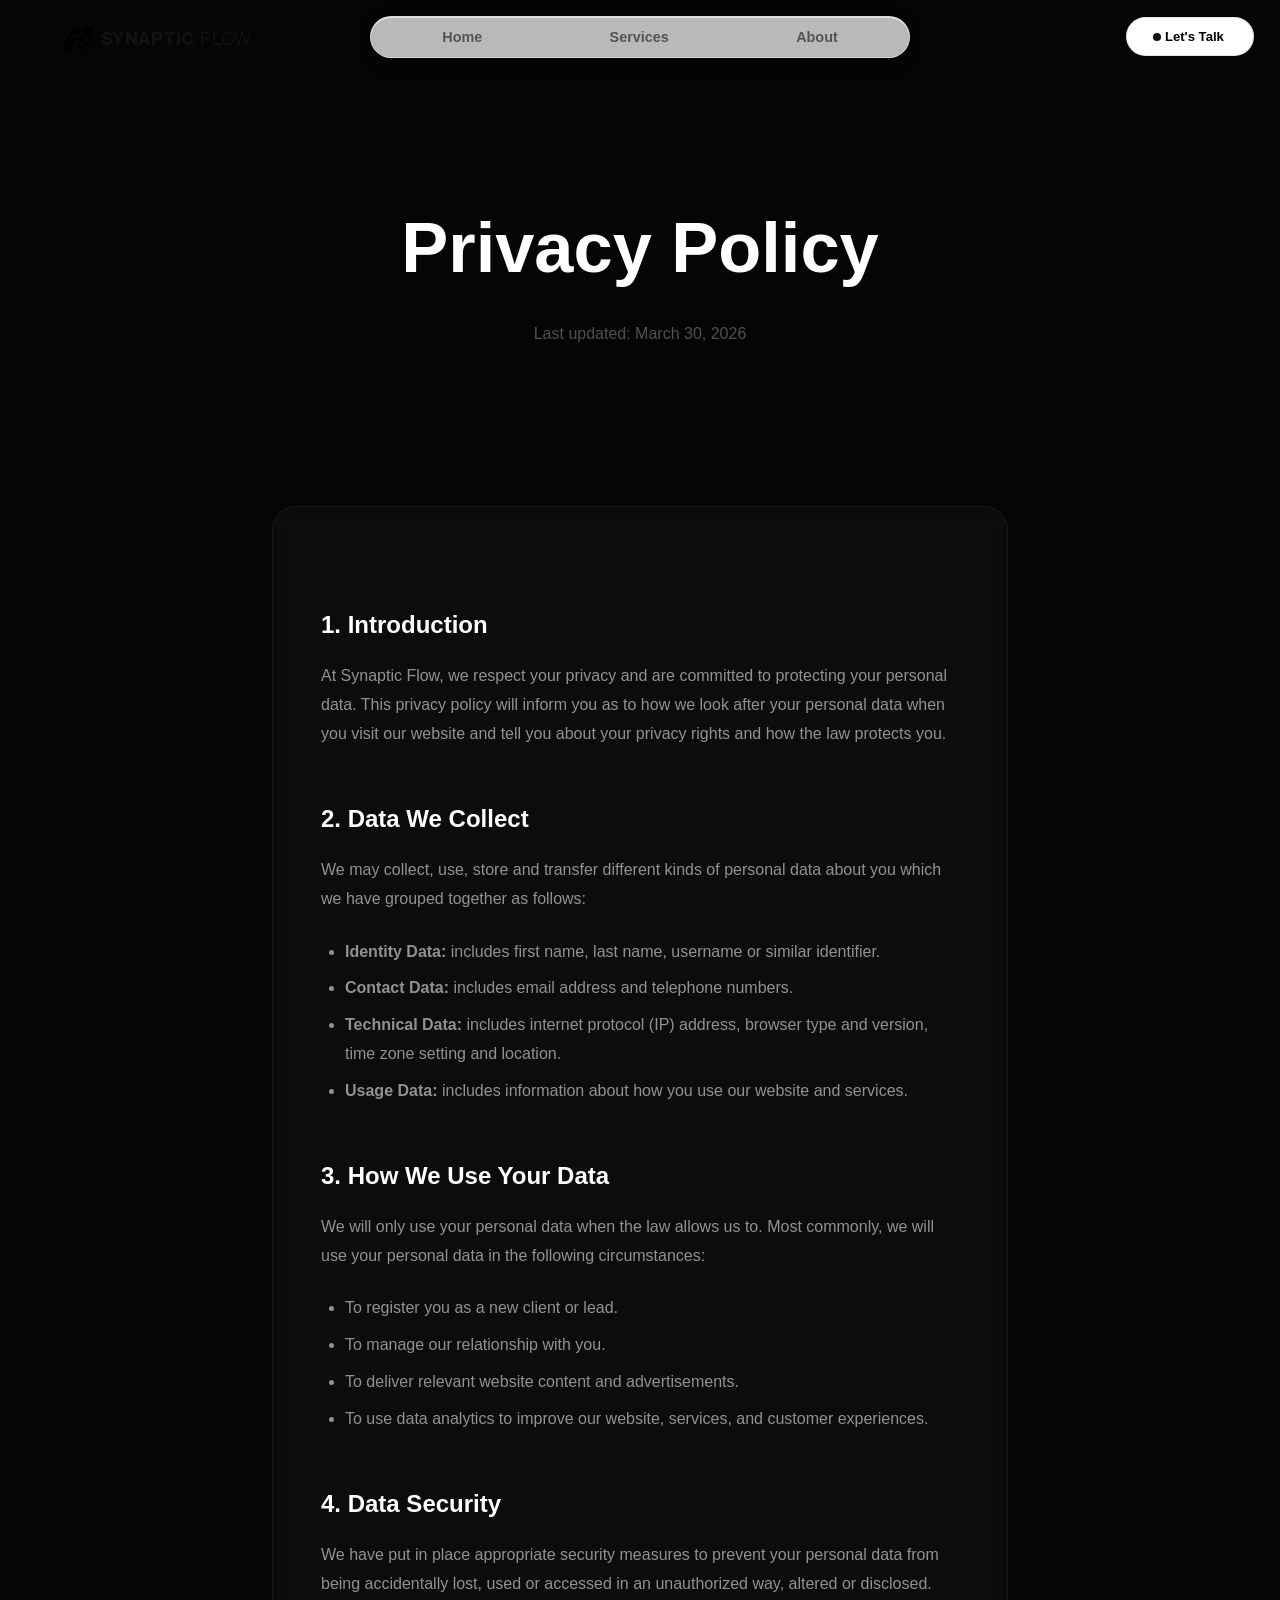
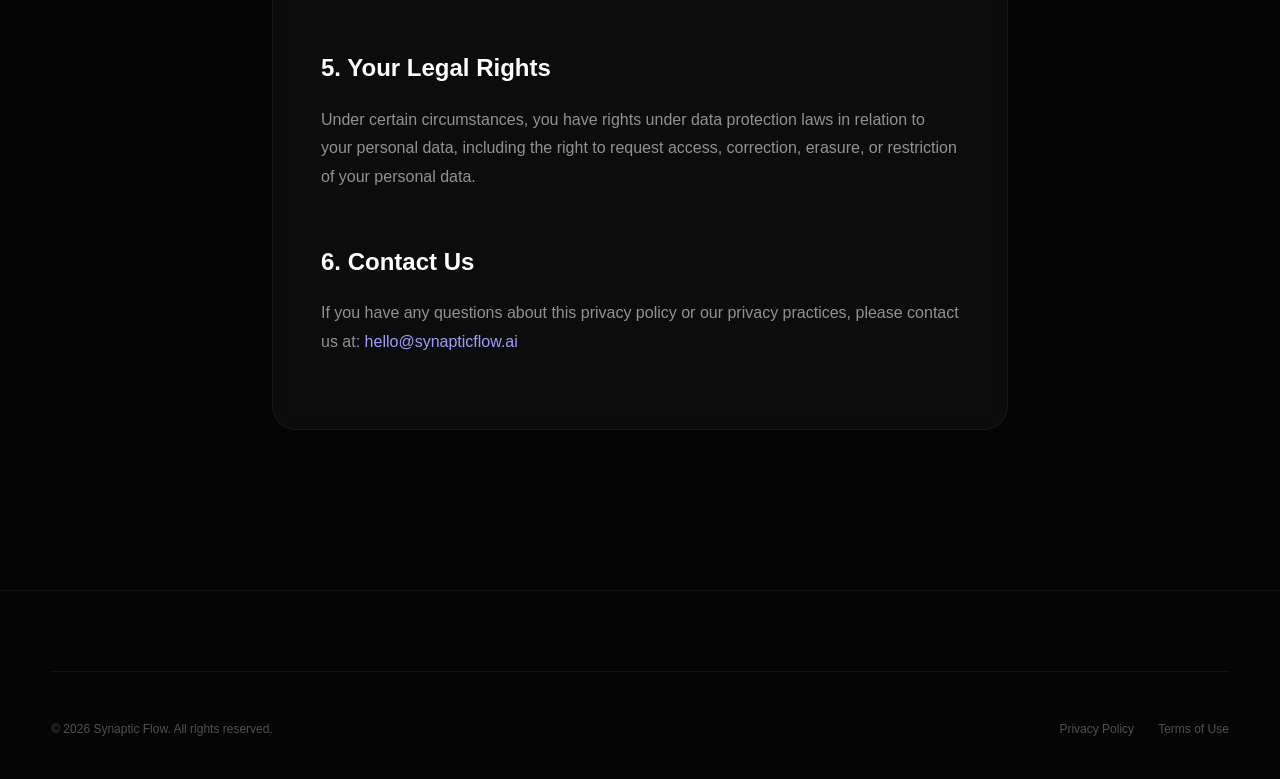
<file: privacy.html>
<!DOCTYPE html>
<html lang="en">
<head>
  <meta charset="UTF-8">
  <meta name="viewport" content="width=device-width, initial-scale=1.0">
  <title>Privacy Policy | Synaptic Flow</title>
  <link rel="stylesheet" href="style.css">
  <link rel="icon" href="data:image/svg+xml,%3Csvg xmlns='http://www.w3.org/2000/svg' viewBox='0 0 100 100'%3E%3Cstyle%3E path %7B fill: black; %7D @media (prefers-color-scheme: dark) %7B path %7B fill: white; %7D %7D %3C/style%3E%3Cpath d='M24 73L44 33H64L44 73H24ZM52 65L72 25L84 25L84 35L72 65L52 65Z'/%3E%3C/svg%3E">
  <style>
    .legal-hero {
      padding: 12rem 0 6rem;
      background: var(--bg-primary);
      text-align: center;
      position: relative;
    }
    .legal-content {
      max-width: 800px;
      margin: 0 auto;
      padding: 4rem 2rem 10rem;
      color: var(--text-secondary);
      line-height: 1.8;
    }
    .legal-content h2 {
      color: #fff;
      margin: 3rem 0 1rem;
      font-family: var(--font-display);
    }
    .legal-content p {
      margin-bottom: 1.5rem;
    }
    .legal-content ul {
      margin-bottom: 2rem;
      list-style: disc;
      padding-left: 1.5rem;
    }
    .legal-content li {
      margin-bottom: 0.5rem;
    }
    .glass-box {
      background: rgba(255, 255, 255, 0.03);
      border: 1px solid rgba(255, 255, 255, 0.05);
      padding: 3rem;
      border-radius: 24px;
      backdrop-filter: blur(10px);
    }
  </style>
</head>
<body class="dark-theme">
  <!-- Noise Texture Overlay -->
  <div class="noise-overlay" aria-hidden="true"></div>

  <!-- Navigation -->
  <nav class="nav" id="nav">
    <div class="container">
      <a href="index.html" class="nav-logo">
        <img src="LOGO main.png" alt="Synaptic Flow Logo" class="logo-image">
        <span class="brand-text"><strong>SYNAPTIC</strong> FLOW</span>
      </a>
      <ul class="nav-links">
        <li><a href="index.html#hero" class="nav-link">Home</a></li>
        <li><a href="index.html#services" class="nav-link">Services</a></li>
        <li><a href="index.html#about" class="nav-link">About</a></li>
      </ul>
      <a href="https://cal.com/ansh-gour-oewwlq/30min" target="_blank" class="interactive-hover-btn group">
        <span class="ihb-text-initial">Let's Talk</span>
        <div class="ihb-text-hover">
          <span>Let's Talk</span>
          <svg width="16" height="16" viewBox="0 0 24 24" fill="none" stroke="currentColor" stroke-width="2" stroke-linecap="round" stroke-linejoin="round" class="lucide lucide-arrow-right"><path d="M5 12h14"/><path d="m12 5 7 7-7 7"/></svg>
        </div>
        <div class="ihb-bg-effect"></div>
      </a>
    </div>
  </nav>

  <section class="legal-hero">
    <div class="container">
      <h1 class="reveal visible" style="font-size: var(--fs-section); font-family: var(--font-display); color: #fff;">Privacy Policy</h1>
      <p class="reveal visible" style="color: var(--text-tertiary); margin-top: 1rem;">Last updated: March 30, 2026</p>
    </div>
  </section>

  <section class="legal-content">
    <div class="glass-box">
      <h2>1. Introduction</h2>
      <p>At Synaptic Flow, we respect your privacy and are committed to protecting your personal data. This privacy policy will inform you as to how we look after your personal data when you visit our website and tell you about your privacy rights and how the law protects you.</p>

      <h2>2. Data We Collect</h2>
      <p>We may collect, use, store and transfer different kinds of personal data about you which we have grouped together as follows:</p>
      <ul>
        <li><strong>Identity Data:</strong> includes first name, last name, username or similar identifier.</li>
        <li><strong>Contact Data:</strong> includes email address and telephone numbers.</li>
        <li><strong>Technical Data:</strong> includes internet protocol (IP) address, browser type and version, time zone setting and location.</li>
        <li><strong>Usage Data:</strong> includes information about how you use our website and services.</li>
      </ul>

      <h2>3. How We Use Your Data</h2>
      <p>We will only use your personal data when the law allows us to. Most commonly, we will use your personal data in the following circumstances:</p>
      <ul>
        <li>To register you as a new client or lead.</li>
        <li>To manage our relationship with you.</li>
        <li>To deliver relevant website content and advertisements.</li>
        <li>To use data analytics to improve our website, services, and customer experiences.</li>
      </ul>

      <h2>4. Data Security</h2>
      <p>We have put in place appropriate security measures to prevent your personal data from being accidentally lost, used or accessed in an unauthorized way, altered or disclosed.</p>

      <h2>5. Your Legal Rights</h2>
      <p>Under certain circumstances, you have rights under data protection laws in relation to your personal data, including the right to request access, correction, erasure, or restriction of your personal data.</p>

      <h2>6. Contact Us</h2>
      <p>If you have any questions about this privacy policy or our privacy practices, please contact us at: <a href="mailto:hello@synapticflow.ai" style="color: var(--accent-2);">hello@synapticflow.ai</a></p>
    </div>
  </section>

  <!-- Footer -->
  <footer class="footer">
    <div class="container">
      <div class="footer-bottom" style="border-top: 1px solid rgba(255,255,255,0.05); padding-top: 3rem;">
        <p class="footer-copy">© 2026 Synaptic Flow. All rights reserved.</p>
        <div class="footer-socials">
          <a href="privacy.html" class="footer-social">Privacy Policy</a>
          <a href="terms.html" class="footer-social">Terms of Use</a>
        </div>
      </div>
    </div>
  </footer>

  <script src="script.js"></script>
</body>
</html>
</file>
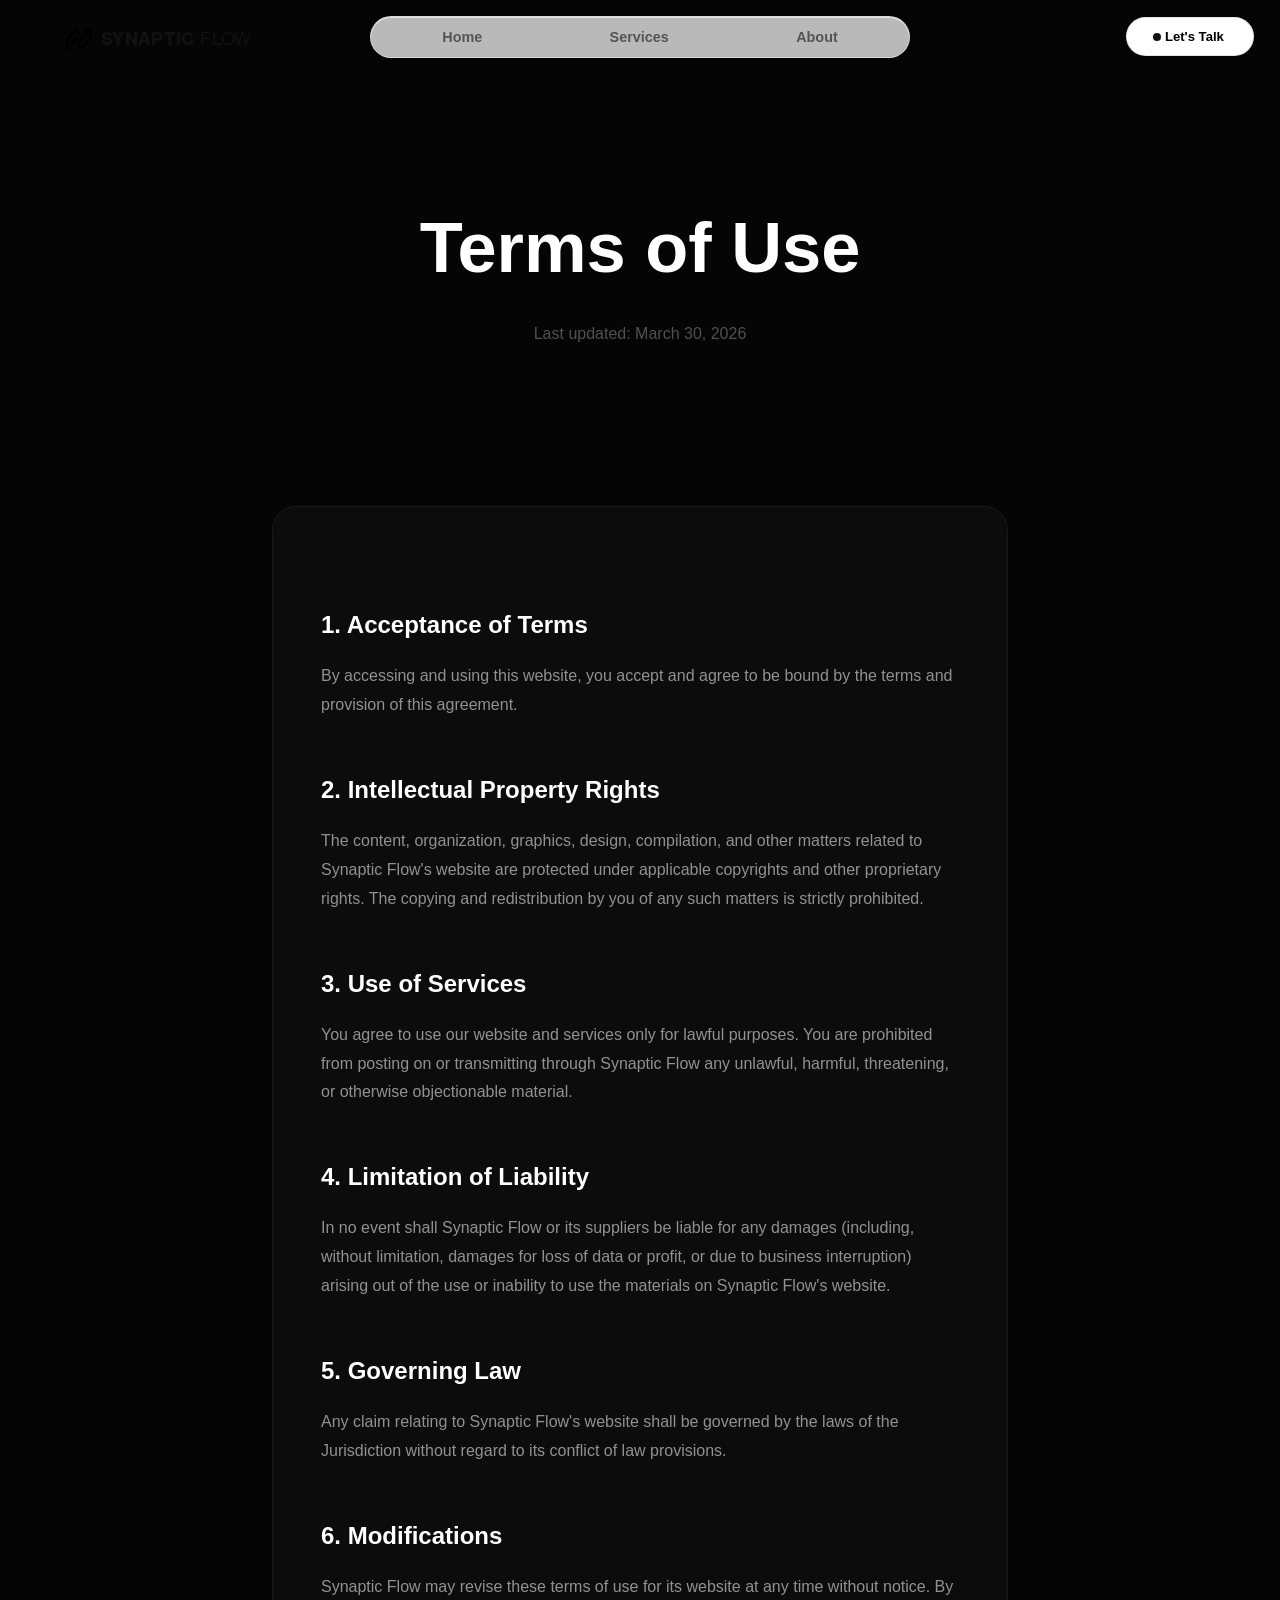
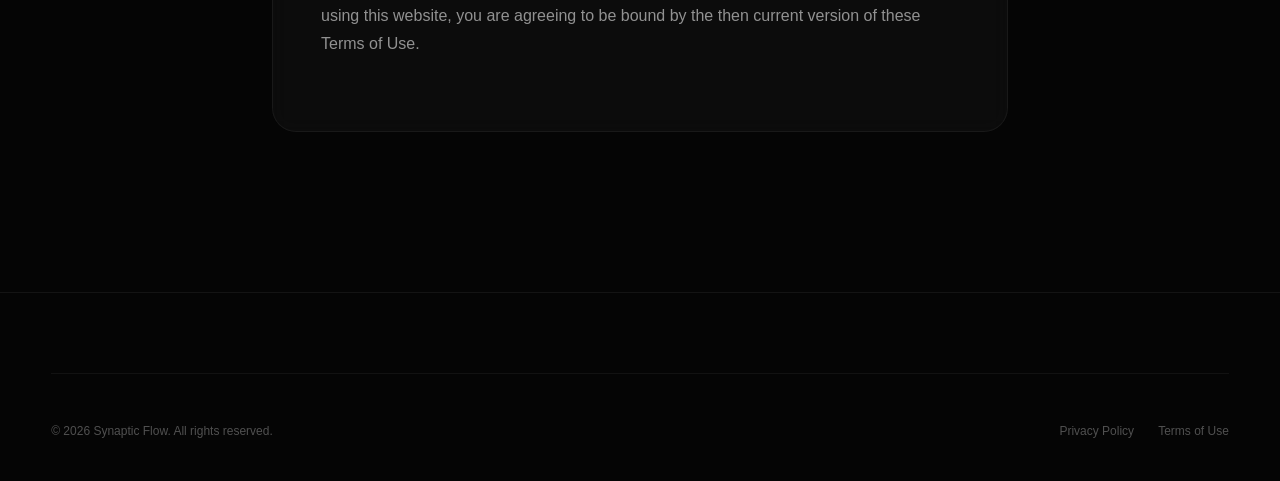
<file: terms.html>
<!DOCTYPE html>
<html lang="en">
<head>
  <meta charset="UTF-8">
  <meta name="viewport" content="width=device-width, initial-scale=1.0">
  <title>Terms of Use | Synaptic Flow</title>
  <link rel="stylesheet" href="style.css">
  <link rel="icon" href="data:image/svg+xml,%3Csvg xmlns='http://www.w3.org/2000/svg' viewBox='0 0 100 100'%3E%3Cstyle%3E path %7B fill: black; %7D @media (prefers-color-scheme: dark) %7B path %7B fill: white; %7D %7D %3C/style%3E%3Cpath d='M24 73L44 33H64L44 73H24ZM52 65L72 25L84 25L84 35L72 65L52 65Z'/%3E%3C/svg%3E">
  <style>
    .legal-hero {
      padding: 12rem 0 6rem;
      background: var(--bg-primary);
      text-align: center;
      position: relative;
    }
    .legal-content {
      max-width: 800px;
      margin: 0 auto;
      padding: 4rem 2rem 10rem;
      color: var(--text-secondary);
      line-height: 1.8;
    }
    .legal-content h2 {
      color: #fff;
      margin: 3rem 0 1rem;
      font-family: var(--font-display);
    }
    .legal-content p {
      margin-bottom: 1.5rem;
    }
    .legal-content ul {
      margin-bottom: 2rem;
      list-style: disc;
      padding-left: 1.5rem;
    }
    .legal-content li {
      margin-bottom: 0.5rem;
    }
    .glass-box {
      background: rgba(255, 255, 255, 0.03);
      border: 1px solid rgba(255, 255, 255, 0.05);
      padding: 3rem;
      border-radius: 24px;
      backdrop-filter: blur(10px);
    }
  </style>
</head>
<body class="dark-theme">
  <!-- Noise Texture Overlay -->
  <div class="noise-overlay" aria-hidden="true"></div>

  <!-- Navigation -->
  <nav class="nav" id="nav">
    <div class="container">
      <a href="index.html" class="nav-logo">
        <img src="LOGO main.png" alt="Synaptic Flow Logo" class="logo-image">
        <span class="brand-text"><strong>SYNAPTIC</strong> FLOW</span>
      </a>
      <ul class="nav-links">
        <li><a href="index.html#hero" class="nav-link">Home</a></li>
        <li><a href="index.html#services" class="nav-link">Services</a></li>
        <li><a href="index.html#about" class="nav-link">About</a></li>
      </ul>
      <a href="https://cal.com/ansh-gour-oewwlq/30min" target="_blank" class="interactive-hover-btn group">
        <span class="ihb-text-initial">Let's Talk</span>
        <div class="ihb-text-hover">
          <span>Let's Talk</span>
          <svg width="16" height="16" viewBox="0 0 24 24" fill="none" stroke="currentColor" stroke-width="2" stroke-linecap="round" stroke-linejoin="round" class="lucide lucide-arrow-right"><path d="M5 12h14"/><path d="m12 5 7 7-7 7"/></svg>
        </div>
        <div class="ihb-bg-effect"></div>
      </a>
    </div>
  </nav>

  <section class="legal-hero">
    <div class="container">
      <h1 class="reveal visible" style="font-size: var(--fs-section); font-family: var(--font-display); color: #fff;">Terms of Use</h1>
      <p class="reveal visible" style="color: var(--text-tertiary); margin-top: 1rem;">Last updated: March 30, 2026</p>
    </div>
  </section>

  <section class="legal-content">
    <div class="glass-box">
      <h2>1. Acceptance of Terms</h2>
      <p>By accessing and using this website, you accept and agree to be bound by the terms and provision of this agreement.</p>

      <h2>2. Intellectual Property Rights</h2>
      <p>The content, organization, graphics, design, compilation, and other matters related to Synaptic Flow's website are protected under applicable copyrights and other proprietary rights. The copying and redistribution by you of any such matters is strictly prohibited.</p>

      <h2>3. Use of Services</h2>
      <p>You agree to use our website and services only for lawful purposes. You are prohibited from posting on or transmitting through Synaptic Flow any unlawful, harmful, threatening, or otherwise objectionable material.</p>

      <h2>4. Limitation of Liability</h2>
      <p>In no event shall Synaptic Flow or its suppliers be liable for any damages (including, without limitation, damages for loss of data or profit, or due to business interruption) arising out of the use or inability to use the materials on Synaptic Flow's website.</p>

      <h2>5. Governing Law</h2>
      <p>Any claim relating to Synaptic Flow's website shall be governed by the laws of the Jurisdiction without regard to its conflict of law provisions.</p>

      <h2>6. Modifications</h2>
      <p>Synaptic Flow may revise these terms of use for its website at any time without notice. By using this website, you are agreeing to be bound by the then current version of these Terms of Use.</p>
    </div>
  </section>

  <!-- Footer -->
  <footer class="footer">
    <div class="container">
      <div class="footer-bottom" style="border-top: 1px solid rgba(255,255,255,0.05); padding-top: 3rem;">
        <p class="footer-copy">© 2026 Synaptic Flow. All rights reserved.</p>
        <div class="footer-socials">
          <a href="privacy.html" class="footer-social">Privacy Policy</a>
          <a href="terms.html" class="footer-social">Terms of Use</a>
        </div>
      </div>
    </div>
  </footer>

  <script src="script.js"></script>
</body>
</html>
</file>
<file: style.css>
/* ============================================================
   SYNAPTIC FLOW â€” Design System & Styles
   ============================================================ */

/* --- Fonts --- */
@font-face {
  font-family: 'Neue Haas Grotesk';
  src: url('neuehaasgrotdisp-55roman-trial.otf') format('opentype');
  font-weight: normal;
  font-style: normal;
  font-display: swap;
}

@font-face {
  font-family: 'Neue Haas Grotesk';
  src: url('neuehaasgrotdispround-75bold-trial.otf') format('opentype');
  font-weight: bold;
  font-style: normal;
  font-display: swap;
}

@font-face {
  font-family: 'Druk';
  src: url('Druk-Super-Trial.otf') format('opentype');
  font-weight: 900;
  font-style: normal;
  font-display: swap;
}

@font-face {
  font-family: 'DrukTextWide';
  src: url('DrukTextWide-Super-Trial.otf') format('opentype');
  font-weight: 900;
  font-style: normal;
  font-display: swap;
}

/* --- Google Fonts --- */
@import url('https://fonts.googleapis.com/css2-family=Inter:wght@300;400;500;600;700;800;900&family=Space+Grotesk:wght@400;500;600;700&family=Montserrat:wght@800;900&display=swap');

/* --- Custom Properties --- */
:root {
  /* Colors */
  --bg-primary: #050505;
  --bg-secondary: #0a0a0a;
  --bg-card: #0f0f0f;
  --bg-card-hover: #141414;
  --bg-card-border: rgba(255, 255, 255, 0.06);

  --text-primary: #ffffff;
  --text-secondary: rgba(255, 255, 255, 0.55);
  --text-tertiary: rgba(255, 255, 255, 0.3);
  --text-muted: rgba(255, 255, 255, 0.15);

  /* Light theme (hero) */
  --hero-bg: #f5f5f0;
  --hero-text: #111111;
  --hero-text-secondary: #555555;
  --hero-text-muted: #999999;
  --hero-border: rgba(0, 0, 0, 0.1);

  --accent-1: #6c5ce7;
  --accent-2: #a29bfe;
  --accent-gradient: linear-gradient(135deg, #6c5ce7 0%, #a29bfe 50%, #74b9ff 100%);
  --accent-glow: rgba(108, 92, 231, 0.15);

  /* Typography */
  --font-display: 'Space Grotesk', sans-serif;
  --font-body: 'Inter', sans-serif;

  --fs-hero: clamp(2.2rem, 4vw, 3.5rem);
  --fs-section: clamp(2.5rem, 5.5vw, 5.5rem);
  --fs-subsection: clamp(1.5rem, 3vw, 2.5rem);
  --fs-body-lg: clamp(1rem, 1.3vw, 1.25rem);
  --fs-body: clamp(0.875rem, 1vw, 1rem);
  --fs-caption: clamp(0.75rem, 0.85vw, 0.875rem);
  --fs-nav: 0.9rem;

  /* Spacing */
  --section-padding: clamp(5rem, 10vh, 10rem);
  --container-max: 1400px;
  --container-padding: clamp(1.5rem, 4vw, 4rem);

  /* Transitions */
  --ease-out-expo: cubic-bezier(0.16, 1, 0.3, 1);
  --transition-fast: 0.3s var(--ease-out-expo);
  --transition-medium: 0.6s var(--ease-out-expo);
  --transition-slow: 1s var(--ease-out-expo);

  /* Border radius */
  --radius-sm: 8px;
  --radius-md: 12px;
  --radius-lg: 20px;
  --radius-xl: 28px;
}

/* --- Reset --- */
*,
*::before,
*::after {
  margin: 0;
  padding: 0;
  box-sizing: border-box;
}

html {
  scroll-behavior: smooth;
  -webkit-font-smoothing: antialiased;
  -moz-osx-font-smoothing: grayscale;
}

body {
  font-family: var(--font-body);
  background-color: var(--bg-primary);
  color: var(--text-primary);
  line-height: 1.6;
  overflow-x: hidden;
}

a {
  color: inherit;
  text-decoration: none;
}

ul,
ol {
  list-style: none;
}

img {
  max-width: 100%;
  display: block;
}

button {
  border: none;
  background: none;
  font: inherit;
  color: inherit;
  cursor: pointer;
}

/* --- Container --- */
.container {
  max-width: var(--container-max);
  margin: 0 auto;
  padding: 0 var(--container-padding);
}

/* --- Section Base --- */
.section {
  padding: var(--section-padding) 0;
  position: relative;
}

/* ============================================================
   SECTION KICKER BADGES
   ============================================================ */
.section-kicker-badge {
  display: flex;
  width: fit-content;
  align-self: flex-start;
  align-items: center;
  gap: 0.75rem;
  padding: 4px 16px 4px 4px;
  border-radius: 100px;
  background-color: #1a1a1c;
  /* Dark pill background matching reference */
  margin-bottom: 2rem;
  border: 1px solid rgba(255, 255, 255, 0.05);
  /* Slight pop off the background */
  font-family: var(--font-body);
}

.section-kicker-badge .badge-number {
  width: 28px;
  height: 28px;
  background-color: #f5f5f5;
  /* Light circle */
  color: #1a1a1c;
  /* Dark text */
  border-radius: 50%;
  display: flex;
  align-items: center;
  justify-content: center;
  font-size: 0.8rem;
  font-weight: 500;
}

.section-kicker-badge .badge-text {
  color: #f5f5f5;
  /* Light text */
  font-size: 0.95rem;
  font-weight: 400;
  letter-spacing: 0.01em;
}

.section-label {
  font-family: var(--font-body);
  font-size: var(--fs-caption);
  font-weight: 500;
  letter-spacing: 0.15em;
  text-transform: uppercase;
  color: var(--text-tertiary);
  margin-bottom: 2rem;
  display: flex;
  align-items: center;
  gap: 1rem;
}

.section-label::before {
  content: '';
  width: 24px;
  height: 1px;
  background: var(--text-tertiary);
}

/* ============================================================
   NAVIGATION â€” Light hero style (augen-inspired)
   ============================================================ */
.nav {
  position: fixed;
  top: 0;
  left: 0;
  right: 0;
  z-index: 1000;
  padding: 1rem 0;
  transition: all 0.5s var(--ease-out-expo); will-change: width, padding, transform;
  background: transparent;
}

/* Light nav (default, on hero) */
.nav .container {
  display: flex;
  align-items: center;
  justify-content: center;
  position: relative;
}

.nav-logo {
  font-family: 'Neue Haas Grotesk', sans-serif;
  font-size: 1.15rem;
  letter-spacing: 0.02em;
  display: flex;
  align-items: center;
  gap: 0;
  /* Gap reset; spacing handled via negative margin */
  color: var(--hero-text);
  transition: color 0.4s var(--ease-out-expo);
  text-decoration: none;
}

.nav .nav-logo {
  position: absolute;
  left: var(--container-padding);
}

@media (min-width: 1024px) {
  .nav .container {
    position: static; /* Allow absolute items to escape the centered container width */
  }
  .nav .nav-logo {
    left: 4vw !important;
    top: 1.5rem !important;
  }
}

.nav-logo .logo-image {
  height: 72px;
  /* Very large text-balanced scale */
  width: auto;
  object-fit: contain;
  /* Right margin is intentionally negative to pull text past the logo's invisible padding */
  margin: -20px -8px -20px 0;
}

.nav-logo .brand-text {
  text-transform: uppercase;
  display: flex;
  align-items: center;
  gap: 0.3em;
}

.nav-logo .brand-text strong {
  font-weight: bold;
}

.nav-links {
  display: flex;
  align-items: center;
  gap: 0.25rem;
  padding: 0.35rem;
  border-radius: 100px;
  transition: all 0.5s var(--ease-out-expo); will-change: width, padding, transform;
  position: relative;

  /* Liquid Glass effect */
  background: rgba(255, 255, 255, 0.72);
  backdrop-filter: blur(20px) saturate(1.8);
  -webkit-backdrop-filter: blur(20px) saturate(1.8);
  border: 1px solid rgba(255, 255, 255, 0.45);
  box-shadow:
    0 4px 24px rgba(0, 0, 0, 0.06),
    inset 0 1px 0 rgba(255, 255, 255, 0.6),
    inset 0 -1px 0 rgba(0, 0, 0, 0.04);
}

/* Sliding glass indicator */
.nav-glass-indicator {
  position: absolute;
  top: 0.35rem;
  left: 0;
  height: calc(100% - 0.7rem);
  border-radius: 100px;
  background: rgba(255, 255, 255, 0.85);
  box-shadow:
    0 1px 8px rgba(0, 0, 0, 0.08),
    0 0.5px 0 rgba(255, 255, 255, 0.9) inset;
  pointer-events: none;
  transition: left 0.35s cubic-bezier(0.4, 0, 0.2, 1),
              width 0.35s cubic-bezier(0.4, 0, 0.2, 1),
              opacity 0.25s ease;
  opacity: 0;
  z-index: 0;
  will-change: left, width;
}

.nav-glass-indicator.active {
  opacity: 1;
}

/* Hidden SVG filter */
.liquid-glass-svg-filter {
  position: absolute;
  width: 0;
  height: 0;
  overflow: hidden;
  pointer-events: none;
}

.nav-link {
  font-size: var(--fs-nav);
  font-weight: 450;
  color: var(--hero-text-secondary);
  transition: color 0.25s ease;
  padding: 0.45rem 1.1rem;
  border-radius: 100px;
  position: relative;
  z-index: 1;
}

.nav-link:hover {
  color: var(--hero-text);
}

.nav-link.glass-active {
  color: var(--hero-text);
  font-weight: 500;
}

.nav-link .link-number {
  display: none;
}

/* Interactive Hover Button */
.interactive-hover-btn {
  position: absolute;
  right: 2vw;
  width: 8rem;
  /* w-32 */
  border-radius: 9999px;
  /* rounded-full */
  border: 1px solid rgba(0, 0, 0, 0.1);
  /* border */
  background: #ffffff;
  /* bg-background (light mode) */
  padding: 0.5rem;
  /* p-2 */
  text-align: center;
  font-weight: 600;
  /* font-semibold */
  font-size: 0.82rem;
  color: #000;
  cursor: pointer;
  overflow: hidden;
  text-decoration: none;
  display: inline-block;
  transition: all 0.3s ease;
}

.ihb-text-initial {
  display: inline-block;
  transform: translateX(0.25rem);
  /* translate-x-1 */
  transition: all 0.3s ease;
  /* duration-300 */
  position: relative;
  z-index: 20;
  /* above the background block */
}

.interactive-hover-btn:hover .ihb-text-initial,
.floating-cta-btn:hover .ihb-text-initial {
  transform: translateX(3rem);
  /* group-hover:translate-x-12 */
  opacity: 0;
}

.ihb-text-hover {
  position: absolute;
  top: 0;
  left: 0;
  z-index: 20;
  /* above the background block */
  display: flex;
  height: 100%;
  width: 100%;
  transform: translateX(3rem);
  /* translate-x-12 */
  align-items: center;
  justify-content: center;
  gap: 0.5rem;
  /* gap-2 */
  opacity: 0;
  transition: all 0.3s ease;
  /* duration-300 */
  color: #fff;
  /* text-primary-foreground (will be over the dark expanded circle) */
}

.interactive-hover-btn:hover .ihb-text-hover,
.floating-cta-btn:hover .ihb-text-hover {
  transform: translateX(-0.25rem);
  /* group-hover:-translate-x-1 */
  opacity: 1;
}

.ihb-bg-effect {
  position: absolute;
  left: 20%;
  /* left-[20%] */
  top: 40%;
  /* top-[40%] */
  height: 0.5rem;
  /* h-2 */
  width: 0.5rem;
  /* w-2 */
  transform: scale(0);
  /* Hidden by default */
  opacity: 0;
  /* Hidden by default */
  border-radius: 9999px;
  /* rounded-lg but effectively a circle */
  background: var(--hero-text);
  /* bg-primary (dark) */
  transition: all 0.4s var(--ease-out-expo);
  /* smoother transition */
  z-index: 10;
  /* beneath text */
}

/* Explicitly restore for the top button only */
.interactive-hover-btn .ihb-bg-effect {
  transform: scale(1);
  opacity: 1;
}

.interactive-hover-btn:hover .ihb-bg-effect,
.floating-cta-btn:hover .ihb-bg-effect {
  left: 0;
  top: 0;
  height: 100%;
  width: 100%;
  transform: scale(3.5);
  /* increased scale for larger bottom button */
  opacity: 1;
}

/* Scrolled state — Mobile (Black Box) */
@media (max-width: 1023px) {
  .nav.scrolled {
    background: transparent;
    border-bottom: none;
  }

  .nav.scrolled .nav-logo {
    /* Color now handled dynamically by nav-over-light / nav-over-dark classes */
  }

  /* Remove fixed colors to allow dynamic theme switching */
  .nav.scrolled .nav-logo .logo-image {
    /* filter now handled dynamically */
  }

  .nav.scrolled .nav-links {
    background: rgba(255, 255, 255, 0.88);
    backdrop-filter: blur(24px) saturate(2);
    -webkit-backdrop-filter: blur(24px) saturate(2);
    border: 1px solid rgba(255, 255, 255, 0.5);
    box-shadow:
      0 8px 32px rgba(0, 0, 0, 0.12),
      inset 0 1px 0 rgba(255, 255, 255, 0.7);
  }

  .nav.scrolled .nav-link {
    color: #111111;
  }

  .nav.scrolled .nav-link:hover {
    color: #000;
  }

  .nav.scrolled .interactive-hover-btn {
    background: rgba(255, 255, 255, 0.05);
    border-color: rgba(255, 255, 255, 0.1);
    color: #fff;
  }

  .nav.scrolled .ihb-bg-effect {
    background: #ffffff;
    /* White expanded background */
  }

  .nav.scrolled .ihb-text-hover {
    color: #000;
    /* Black text when hovered on dark mode so it contrasts the white background */
  }
}

/* Scrolled state — Desktop (Transparent + Adaptive Logo) */

/* Theme Switcher — Global (Desktop + Mobile) */
/* These classes are toggled by script.js based on the scroll position */

/* Over Light Sections: Logo should be Black */
.nav-over-light .nav-logo {
  color: #111111 !important;
  mix-blend-mode: normal; /* Disabling mathematical blending for solid color switch */
}
.nav-over-light .nav-logo .logo-image {
  filter: none !important; /* Original black color */
}

/* Over Dark Sections: Logo should be White */
.nav-over-dark .nav-logo {
  color: #ffffff !important;
  mix-blend-mode: normal;
}
.nav-over-dark .nav-logo .logo-image {
  filter: brightness(0) invert(1) !important; /* Force to white */
}

/* Scrolled state — Desktop (Transparent + Adaptive Logo) */
@media (min-width: 1024px) {
  .nav.scrolled {
    background: transparent;
    border-bottom: none;
    padding: 1.5rem 0; /* Sustained luxury padding */
  }


  .nav-logo {
    z-index: 1001;
    transition: transform 0.4s var(--ease-out-expo), color 0.4s ease;
  }

  /* Lock "Let's Talk" button style — Desktop Only */
  .nav .interactive-hover-btn {
    background: #ffffff !important;
    border: 1px solid rgba(0, 0, 0, 0.1) !important;
    color: #000000 !important;
  }

  .nav .interactive-hover-btn .ihb-bg-effect {
    background: #111111 !important; /* Dark circle on hover */
  }

  .nav .interactive-hover-btn .ihb-text-hover {
    color: #ffffff !important; /* White text on hover */
  }

  /* Optimized Navigation Pill — Desktop Only */
  .nav-links {
    min-width: 540px; transition: all 0.7s cubic-bezier(0.16, 1, 0.3, 1);
    justify-content: space-around; 
    padding: 0.45rem 0.6rem !important;
  }

  .nav-link {
    padding: 0.5rem 1.6rem !important; transition: all 0.4s var(--ease-out-expo);
    flex: 1;
    text-align: center;
    font-weight: 600 !important; 
  }

  /* Desktop Dark Theme on Hero (Overrides for new background) */
  .nav-over-light:not(.scrolled) .nav-logo {
    color: #ffffff !important;
  }
  .nav-over-light:not(.scrolled) .nav-logo .logo-image {
    filter: brightness(0) invert(1) !important;
  }
  .nav-over-light:not(.scrolled) .nav-links {
    background: rgba(255, 255, 255, 0.08) !important;
    backdrop-filter: blur(20px) saturate(1.8) !important;
    border: 1px solid rgba(255, 255, 255, 0.1) !important;
    box-shadow: 0 4px 24px rgba(0, 0, 0, 0.2) !important;
  }
  .nav-over-light:not(.scrolled) .nav-link {
    color: rgba(255, 255, 255, 0.6) !important;
  }
  .nav-over-light:not(.scrolled) .nav-link:hover,
  .nav-over-light:not(.scrolled) .nav-link.glass-active {
    color: #ffffff !important;
  }
  .nav-over-light:not(.scrolled) .nav-glass-indicator {
    background: rgba(255, 255, 255, 0.15) !important;
  }
}


/* Mobile menu toggle */
.nav-toggle {
  display: none;
  flex-direction: column;
  gap: 5px;
  width: 28px;
  cursor: pointer;
  position: absolute;
  right: var(--container-padding);
}

.nav-toggle span {
  display: block;
  height: 1.5px;
  background: var(--hero-text);
  border-radius: 2px;
  transition: all var(--transition-fast);
}

.nav-over-light .nav-toggle span {
  background: #000 !important;
}

.nav-over-dark .nav-toggle span {
  background: #fff !important;
}

.nav-toggle.active span:nth-child(1) {
  transform: rotate(45deg) translate(4px, 5px);
}

.nav-toggle.active span:nth-child(2) {
  opacity: 0;
}

.nav-toggle.active span:nth-child(3) {
  transform: rotate(-45deg) translate(4px, -5px);
}

/* ============================================================
   HERO SECTION â€” Light, augen.pro inspired
   ============================================================ */
.hero {
  min-height: 100vh;
  display: flex;
  flex-direction: column;
  position: relative;
  overflow: hidden;
  background: var(--hero-bg);
  color: var(--hero-text);
}

@media (min-width: 768px) {
  .hero {
    min-height: 115vh; /* Increased for desktop */
  }
}

/* Hero Skeleton Loader */
.hero-skeleton {
  position: absolute;
  top: 0;
  left: 0;
  width: 100%;
  height: 100%;
  z-index: 100;
  background: #000000;
  display: flex;
  flex-direction: column;
  transition: opacity 0.8s var(--ease-out-expo), visibility 0.8s;
  pointer-events: none;
}

.hero-skeleton.fade-out {
  opacity: 0;
  visibility: hidden;
}

.skeleton-background {
  position: absolute;
  top: 0;
  left: 0;
  width: 100%;
  height: 100%;
  background: linear-gradient(
    90deg,
    rgba(20, 20, 20, 0) 0%,
    rgba(30, 30, 35, 0.5) 50%,
    rgba(20, 20, 20, 0) 100%
  );
  background-size: 200% 100%;
  animation: skeletonShimmer 2s infinite linear;
}

.skeleton-content {
  position: relative;
  z-index: 2;
  height: 100%;
  display: flex;
  flex-direction: column;
  padding-left: 5vw;
}

.skeleton-heading {
  display: flex;
  flex-direction: column;
  gap: 1rem;
  margin-top: 15rem;
}

.skeleton-heading .skeleton-line {
  height: clamp(3rem, 8vw, 6.5rem);
  background: rgba(255, 255, 255, 0.05);
  border-radius: 4px;
  width: 60vw;
}

.skeleton-heading .skeleton-line:nth-child(2) { width: 40vw; }
.skeleton-heading .skeleton-line:nth-child(3) { width: 50vw; }

.skeleton-subheading {
  display: flex;
  flex-direction: column;
  gap: 0.75rem;
  margin-top: 2rem;
}

.skeleton-subheading .skeleton-line {
  height: 1.2rem;
  background: rgba(255, 255, 255, 0.03);
  border-radius: 4px;
  width: 30vw;
}

.skeleton-subheading .skeleton-line:nth-child(2) { width: 25vw; }

.skeleton-cta {
  margin-top: 4rem;
  width: 12rem;
  height: 3rem;
  background: rgba(255, 255, 255, 0.08);
  border-radius: 100px;
}

@media (max-width: 767px) {
  .hero-skeleton {
    background: #f5f5f0;
  }
  .skeleton-content {
    padding: 0 var(--container-padding);
    align-items: center;
  }
  .skeleton-heading {
    margin-top: 9rem;
    align-items: center;
  }
  .skeleton-heading .skeleton-line {
    width: 80vw;
    height: 3rem;
    background: rgba(0, 0, 0, 0.05);
  }
  .skeleton-subheading {
    align-items: center;
  }
  .skeleton-subheading .skeleton-line {
    width: 70vw;
    background: rgba(0, 0, 0, 0.03);
  }
  .skeleton-cta {
    align-self: center;
    background: rgba(0, 0, 0, 0.08);
  }
  .skeleton-background {
    background: linear-gradient(
      90deg,
      rgba(0, 0, 0, 0) 0%,
      rgba(0, 0, 0, 0.02) 50%,
      rgba(0, 0, 0, 0) 100%
    );
  }
}

@keyframes skeletonShimmer {
  0% { background-position: -200% 0; }
  100% { background-position: 200% 0; }
}

/* Utility Classes */
.desktop-only { display: none !important; }
.mobile-only { display: flex !important; }

@media (min-width: 768px) {
  .desktop-only { display: flex !important; }
  .mobile-only { display: none !important; }
}

#lightPillarContainer {
  position: absolute;
  top: 0;
  left: 0;
  width: 100%;
  height: 100%;
  z-index: 0;
  pointer-events: none;
  overflow: hidden;
  background-image: url('static.webp');
  background-size: cover;
  background-position: center;
  background-repeat: no-repeat;
  transform: scale(1.05);
}

/* Accessibility: Hide 3D pillar if user prefers reduced motion or device is low-performance */
@media (prefers-reduced-motion: reduce) {
  #lightPillarContainer canvas {
    display: none !important;
  }
}

.is-low-performance #lightPillarContainer canvas {
  display: none !important;
}

/* Typography behind 3D model */
.hero-top-heading {
  align-self: center;
  display: flex;
  flex-direction: column;
  align-items: center;
  font-family: 'DrukTextWide', sans-serif;
  font-size: clamp(2rem, 10vw, 3.5rem);
  font-weight: 900;
  letter-spacing: -0.01em;
  margin-top: 9rem;
  position: relative;
  z-index: 2;
  line-height: 1.1;
  text-transform: uppercase;
  text-align: center;
  color: var(--hero-text);
  transition: all 0.8s var(--ease-out-expo);
}

@media (min-width: 768px) {
  .hero {
    background: #000000 !important;
  }
  .hero-top-heading {
    align-self: flex-start;
    align-items: flex-start;
    font-family: 'Druk', sans-serif;
    font-size: clamp(3rem, 8vw, 7.5rem);
    margin-top: 15rem;
    margin-left: 5vw;
    text-align: left;
    color: #d6d3e1 !important;
    line-height: 0.9;
  }
}

/* Subheading Wrapper & Special Text */
.hero-subheading-wrapper {
  align-self: center;
  margin-top: 3rem;
  z-index: 10;
  text-align: center;
  width: 100%;
  padding: 0 var(--container-padding);
}

@media (min-width: 768px) {
  .hero-subheading-wrapper {
    display: block;
    align-self: flex-start;
    text-align: left;
    margin-left: 5vw;
    margin-top: 1.5rem;
    width: auto;
    padding: 0;
  }
}

.special-text-subheading {
  font-family: var(--font-body);
  font-size: clamp(1rem, 2vw, 1.2rem);
  font-weight: 500;
  letter-spacing: 0.05em;
  display: inline-block;
  min-height: 1.5em;
  white-space: pre-wrap;
  color: #111111;
  background: none;
  animation: none;
  pointer-events: auto;
}

@media (max-width: 1024px) {
  .special-text-subheading {
    color: transparent !important;
    background: linear-gradient(
      135deg,
      #000 0%,
      #000 40%,
      #fff 50%,
      #000 60%,
      #000 100%
    );
    background-size: 200% auto;
    -webkit-background-clip: text;
    background-clip: text;
    animation: textShine 6s linear infinite;
  }
}

@media (min-width: 768px) {
  .special-text-subheading {
    font-family: 'Neue Haas Grotesk', sans-serif;
    font-size: clamp(1.1rem, 2vw, 1.4rem);
    font-weight: bold;
    line-height: 1.5;
    color: transparent;
    background: linear-gradient(
      135deg,
      #fff 0%,
      #fff 40%,
      #000 50%,
      #fff 60%,
      #fff 100%
    );
    background-size: 200% auto;
    -webkit-background-clip: text;
    background-clip: text;
    animation: textShine 6s linear infinite;
  }
}

@keyframes textShine {
  0% { background-position: 200% center; }
  100% { background-position: -200% center; }
}




.text-hollow {
  color: transparent;
  -webkit-text-stroke: 1.5px rgba(0, 0, 0, 0.45);
}

.text-solid {
  color: #111111;
  display: inline-block;
}

/* Replicate staggered text layout from the image */
.heading-line-1,
.heading-line-2,
.heading-line-3 {
  align-self: center;
  text-align: center;
}

@media (min-width: 768px) {
  .heading-line-1,
  .heading-line-2,
  .heading-line-3 {
    align-self: flex-start;
    text-align: left;
  }
}



/* Blend robot with background */



/* Bottom content — overlaid on hero */
.hero-bottom {
  position: relative;
  z-index: 2;
  margin-top: auto;
  padding: 0 2vw 15rem 2vw;
  /* Shifted upwards to avoid bottom blur! */
  max-width: 100%;
  width: 100%;
}

.hero-brand {
  font-family: var(--font-body);
  font-size: 0.85rem;
  font-weight: 400;
  color: var(--hero-text-secondary);
  letter-spacing: 0.02em;
  margin-bottom: 0.35rem;
}

.hero-title {
  font-family: var(--font-display);
  font-size: var(--fs-hero);
  font-weight: 600;
  line-height: 1.1;
  letter-spacing: -0.03em;
  color: var(--hero-text);
  margin-bottom: 1.5rem;
}

.hero-explore {
  display: flex;
  align-items: center;
  gap: 0.75rem;
  flex-wrap: wrap;
}

.hero-explore-label {
  font-size: 1rem;
  color: var(--hero-text-muted);
  margin-right: 0.25rem;
}

.hero-pill {
  display: inline-flex;
  align-items: center;
  gap: 0.6rem;
  font-size: 1rem;
  /* Bigger tag size */
  font-weight: 450;
  color: var(--hero-text-secondary);
  padding: 0.6rem 1.4rem;
  /* Bigger padding */
  border-radius: 100px;
  border: 1px solid var(--hero-border);
  transition: all var(--transition-fast);
  cursor: pointer;
}

.hero-pill:hover {
  border-color: var(--hero-text);
  color: var(--hero-text);
  background: rgba(0, 0, 0, 0.03);
}

/* Scroll indicator */
.hero-scroll {
  position: absolute;
  bottom: 2rem;
  left: 50%;
  transform: translateX(-50%);
  z-index: 2;
  display: flex;
  flex-direction: column;
  align-items: center;
  gap: 0.5rem;
  color: var(--hero-text-muted);
  font-size: 0.7rem;
  letter-spacing: 0.1em;
  animation: scrollBounce 2s ease-in-out infinite;
}

.scroll-arrow {
  font-size: 1.2rem;
  opacity: 0.4;
}

@keyframes scrollBounce {

  0%,
  100% {
    transform: translateX(-50%) translateY(0);
  }

  50% {
    transform: translateX(-50%) translateY(6px);
  }
}

/* Transition fade from light to dark */
.hero-to-dark {
  position: absolute;
  bottom: -1px;
  left: 0;
  width: 100%;
  height: 250px;
  background: linear-gradient(to bottom, rgba(5, 5, 5, 0) 0%, rgba(5, 5, 5, 1) 90%);
  mask-image: linear-gradient(to bottom, transparent 0%, black 80%);
  -webkit-mask-image: linear-gradient(to bottom, transparent 0%, black 80%);
  z-index: 1;
  pointer-events: none;
}

/* ============================================================
   BUTTONS
   ============================================================ */
.btn {
  display: inline-flex;
  align-items: center;
  gap: 0.6rem;
  font-family: var(--font-body);
  font-size: var(--fs-body);
  font-weight: 500;
  padding: 0.9rem 2rem;
  border-radius: 100px;
  transition: all var(--transition-fast);
  cursor: pointer;
}

.btn-primary {
  background: var(--text-primary);
  color: var(--bg-primary);
}

.btn-primary:hover {
  background: var(--accent-2);
  color: var(--bg-primary);
  transform: translateY(-2px);
  box-shadow: 0 8px 30px rgba(108, 92, 231, 0.3);
}

.btn-ghost {
  border: 1px solid rgba(255, 255, 255, 0.15);
  color: var(--text-primary);
}

.btn-ghost:hover {
  border-color: rgba(255, 255, 255, 0.4);
  background: rgba(255, 255, 255, 0.05);
  transform: translateY(-2px);
}

.btn-arrow {
  font-size: 1.1em;
  transition: transform var(--transition-fast);
}

.btn:hover .btn-arrow {
  transform: translateX(3px);
}

/* ============================================================
   OVERVIEW SECTION
   ============================================================ */
.overview {
  border-top: 1px solid var(--bg-card-border);
}

.overview-header {
  margin-bottom: 4rem;
}

.overview-heading {
  font-family: var(--font-display);
  font-size: var(--fs-section);
  font-weight: 700;
  line-height: 1;
  letter-spacing: -0.03em;
  max-width: 900px;
}

.overview-intro {
  margin-top: 2rem;
  font-size: var(--fs-body-lg);
  color: var(--text-secondary);
  max-width: 600px;
  line-height: 1.7;
}

.overview-grid {
  display: grid;
  grid-template-columns: repeat(3, 1fr);
  gap: 1.5rem;
  margin-top: 4rem;
}

.overview-card {
  background: var(--bg-card);
  border: 1px solid var(--bg-card-border);
  border-radius: var(--radius-lg);
  padding: 2.5rem;
  transition: all var(--transition-fast);
  position: relative;
  overflow: hidden;
}

.overview-card::before {
  content: '';
  position: absolute;
  top: 0;
  left: 0;
  right: 0;
  height: 1px;
  background: var(--accent-gradient);
  opacity: 0;
  transition: opacity var(--transition-fast);
}

.overview-card:hover {
  background: var(--bg-card-hover);
  border-color: rgba(255, 255, 255, 0.1);
  transform: translateY(-4px);
}

.overview-card:hover::before {
  opacity: 1;
}

.card-number {
  font-family: var(--font-display);
  font-size: var(--fs-caption);
  font-weight: 600;
  color: var(--accent-2);
  letter-spacing: 0.05em;
  margin-bottom: 1.5rem;
}

.card-title {
  font-family: var(--font-display);
  font-size: 1.25rem;
  font-weight: 600;
  margin-bottom: 0.75rem;
  letter-spacing: -0.01em;
}

.card-desc {
  font-size: var(--fs-body);
  color: var(--text-secondary);
  line-height: 1.65;
}

/* ============================================================
   ABOUT SECTION
   ============================================================ */
.about {
  border-top: 1px solid var(--bg-card-border);
  padding: clamp(10rem, 15vh, 15rem) 0;
  display: flex;
  flex-direction: column;
  justify-content: center;
  min-height: 90vh; /* Ensures it takes up most of the viewport while staying centered */
}

.about.light-section {
  background-color: var(--hero-bg);
  color: var(--hero-text);
  border-top: 1px solid var(--hero-border);
}

.about-grid {
  display: grid;
  grid-template-columns: 1fr 1.5fr;
  gap: 6rem;
  align-items: center;
  margin-top: -3rem; /* Shifts the main content block slightly higher */
}

.about-image {
  position: relative;
  border-radius: var(--radius-lg);
  overflow: hidden;
  box-shadow: 0 10px 40px rgba(0, 0, 0, 0.4);
}

.about-image img {
  width: 100%;
  height: auto;
  display: block;
  object-fit: cover;
  border-radius: var(--radius-lg);
}

.about-content {
  display: flex;
  flex-direction: column;
  gap: 1.25rem;
}

.about-header {
  margin-bottom: 0.25rem;
  display: flex;
  flex-direction: column;
  align-items: flex-start;
}

.about-name {
  font-family: 'Neue Haas Grotesk', sans-serif;
  font-size: clamp(3rem, 5vw, 4.5rem);
  font-weight: 700;
  letter-spacing: -0.02em;
  color: var(--text-primary);
}

.about.light-section .about-name {
  color: var(--hero-text);
}

.about-title {
  font-family: var(--font-body);
  font-size: var(--fs-body);
  font-weight: 600;
  text-transform: uppercase;
  letter-spacing: 0.15em;
  color: var(--text-secondary);
  margin-top: 0.5rem;
}

.about.light-section .about-title {
  color: var(--hero-text-secondary);
}

.about-text-container {
  display: flex;
  flex-direction: column;
  gap: 1.5rem;
}

.about-text {
  font-size: clamp(1.15rem, 1.5vw, 1.35rem);
  line-height: 1.75;
  color: var(--text-secondary);
  font-weight: 400;
}

.about.light-section .about-text {
  color: var(--hero-text-secondary);
}

@media (max-width: 1024px) {
  .about {
    padding: clamp(10rem, 18vh, 14rem) 0;
  }

  .about-grid {
    grid-template-columns: 1fr;
    gap: 4rem;
  }

  .about-image {
    max-width: 500px;
    margin: 0 auto;
  }

  .about-content {
    text-align: left;
  }

  .about-header {
    display: flex;
    flex-direction: column;
    align-items: flex-start;
  }
}

/* ============================================================
   INFO BAR
   ============================================================ */
.info-bar {
  border-top: 1px solid var(--bg-card-border);
  border-bottom: 1px solid var(--bg-card-border);
  padding: 2.5rem 0;
}

.info-bar .container {
  display: grid;
  grid-template-columns: repeat(auto-fit, minmax(200px, 1fr));
  gap: 2rem;
}

.info-item {
  display: flex;
  align-items: baseline;
  gap: 1rem;
}

.info-item .info-label {
  font-size: var(--fs-caption);
  color: var(--text-tertiary);
  font-weight: 500;
  text-transform: uppercase;
  letter-spacing: 0.1em;
  white-space: nowrap;
}

.info-item .info-value {
  font-size: var(--fs-body);
  color: var(--text-primary);
  font-weight: 500;
}

/* ============================================================
   SERVICES SECTION
   ============================================================ */
.services {
  border-top: 1px solid var(--bg-card-border);
}

.services-header {
  display: grid;
  grid-template-columns: 1fr 1fr;
  gap: 4rem;
  align-items: end;
  margin-bottom: 5rem;
}

.services-heading {
  font-family: var(--font-display);
  font-size: var(--fs-section);
  font-weight: 700;
  line-height: 1;
  letter-spacing: -0.03em;
}

.services-description {
  font-size: var(--fs-body-lg);
  color: var(--text-secondary);
  line-height: 1.7;
  max-width: 480px;
}

.services-list {
  display: flex;
  flex-direction: column;
  gap: 0;
}



/* ============================================================
   APPROACH SECTION
   ============================================================ */
.approach {
  border-top: 1px solid var(--bg-card-border);
}

.approach-grid {
  display: grid;
  grid-template-columns: 1fr 1fr;
  gap: 6rem;
  align-items: start;
}

.approach-heading {
  font-family: var(--font-display);
  font-size: var(--fs-section);
  font-weight: 700;
  line-height: 1;
  letter-spacing: -0.03em;
}

.approach-content {
  display: flex;
  flex-direction: column;
  gap: 0;
  position: relative;
  padding-left: 1.5rem;
}

/* Vertical Progress Line */
.approach-content::before {
  content: '';
  position: absolute;
  left: 0.5rem;
  top: 1rem;
  bottom: 2rem;
  width: 1px;
  background: rgba(255, 255, 255, 0.05);
  z-index: 0;
}

/* Animated Progress Filler */
.approach-progress-line {
  position: absolute;
  left: 0.5rem;
  top: 1rem;
  width: 1px;
  background: var(--accent-gradient);
  z-index: 1;
  height: 100%;
  /* Permanently visible */
}

.approach-step {
  display: flex;
  gap: 2.5rem;
  padding-bottom: 5rem;
  position: relative;
  opacity: 1;
  /* Always visible */
  transform: translateX(0);
  /* No translation */
}

.approach-step:last-child {
  padding-bottom: 2rem;
}

.step-dot {
  position: relative;
  z-index: 2;
  margin-left: -1.45rem;
  /* Center on the line */
  background: var(--bg-primary);
  padding: 4px;
}

.step-dot-inner {
  display: block;
  width: 12px;
  height: 12px;
  border-radius: 50%;
  background: var(--accent-2);
  box-shadow: 0 0 15px var(--accent-1);
  transform: scale(1.2);
  position: relative;
}

/* Pulsing effect for active dot */
/* Pulsing effect removed to remain completely static */

.step-body {
  flex: 1;
}

.step-title {
  font-family: var(--font-display);
  font-size: 1.5rem;
  font-weight: 600;
  margin-bottom: 1rem;
  letter-spacing: -0.01em;
  color: var(--text-primary);
}

.step-desc {
  font-size: var(--fs-body);
  color: var(--text-secondary);
  line-height: 1.7;
  max-width: 540px;
  opacity: 1;
}

/* ============================================================
   CTA SECTION (with Spline slot)
   ============================================================ */
.cta-section {
  border-top: 1px solid var(--bg-card-border);
  text-align: center;
}

.cta-section .container {
  max-width: 900px;
}

.cta-heading {
  font-family: var(--font-display);
  font-size: var(--fs-section);
  font-weight: 700;
  line-height: 1;
  letter-spacing: -0.03em;
  margin-bottom: 1.5rem;
}

.cta-desc {
  font-size: var(--fs-body-lg);
  color: var(--text-secondary);
  line-height: 1.7;
  margin-bottom: 2.5rem;
  max-width: 520px;
  margin-left: auto;
  margin-right: auto;
}

.cta-spline-slot {
  margin-top: 4rem;
  width: 100%;
  min-height: 300px;
  border-radius: var(--radius-lg);
  border: 1px dashed rgba(255, 255, 255, 0.08);
  display: flex;
  align-items: center;
  justify-content: center;
  background: radial-gradient(ellipse at center, rgba(108, 92, 231, 0.04) 0%, transparent 70%);
}

.cta-spline-slot .placeholder-label {
  font-size: 0.75rem;
  color: var(--text-muted);
  letter-spacing: 0.1em;
  text-transform: uppercase;
  text-align: center;
}

.cta-spline-slot .placeholder-label span {
  display: block;
  font-size: 2rem;
  margin-bottom: 0.5rem;
  opacity: 0.3;
}

/* ============================================================
   TRUSTED BY SECTION
   ============================================================ */
.trusted {
  border-top: 1px solid var(--bg-card-border);
  text-align: center;
}

.trusted-heading {
  font-size: var(--fs-caption);
  font-weight: 500;
  letter-spacing: 0.2em;
  text-transform: uppercase;
  color: var(--text-tertiary);
  margin-bottom: 3rem;
}

.trusted-logos {
  display: flex;
  align-items: center;
  justify-content: center;
  gap: 4rem;
  flex-wrap: wrap;
  opacity: 0.25;
}

.trusted-logo {
  font-family: var(--font-display);
  font-size: 1.3rem;
  font-weight: 700;
  color: var(--text-primary);
  letter-spacing: 0.05em;
  padding: 1rem 0;
  transition: opacity var(--transition-fast);
}

.trusted-logos:hover .trusted-logo {
  opacity: 0.5;
}

.trusted-logos:hover .trusted-logo:hover {
  opacity: 1;
}

/* ============================================================
   FOOTER
   ============================================================ */
.footer {
  border-top: 1px solid var(--bg-card-border);
  padding: 5rem 0 2.5rem;
}

.footer-brand {
  display: flex;
  flex-direction: column;
  align-items: flex-start;
  justify-content: center;
  gap: 1.5rem;
  padding-right: 2rem;
  position: relative;
  min-height: 200px;
}

.footer-top {
  display: grid;
  grid-template-columns: 2fr repeat(3, 1fr);
  gap: 3rem;
  margin-bottom: 5rem;
}

.footer-brand .nav-logo {
  color: #fff;
  margin-left: auto;
  position: relative;
  z-index: 2;
  /* Push text closer to the columns on the right */
}

.footer-huge-logo {
  width: 100%;
  max-width: 500px;
  /* Make it massive in the empty space */
  filter: brightness(0) invert(1);
  /* Pure white */
  opacity: 1;
  /* Pure white as requested */
  position: absolute;
  left: -100px;
  top: 50%;
  transform: translateY(-50%);
  pointer-events: none;
  z-index: 0;
}

.footer-brand .logo-icon {
  background: #fff;
  color: #050505;
}

.footer-brand-desc {
  font-size: var(--fs-body);
  color: var(--text-secondary);
  line-height: 1.7;
  max-width: 320px;
  margin-top: 1rem;
}

.footer-col-title {
  font-size: var(--fs-caption);
  font-weight: 600;
  letter-spacing: 0.12em;
  text-transform: uppercase;
  color: var(--text-tertiary);
  margin-bottom: 1.5rem;
}

.footer-link {
  display: block;
  font-size: var(--fs-body);
  color: var(--text-secondary);
  padding: 0.35rem 0;
  transition: color var(--transition-fast);
}

.footer-link:hover {
  color: var(--text-primary);
}

.footer-bottom {
  display: flex;
  align-items: center;
  justify-content: space-between;
  padding-top: 2.5rem;
  border-top: 1px solid var(--bg-card-border);
}

.footer-copy {
  font-size: var(--fs-caption);
  color: var(--text-tertiary);
}

.footer-socials {
  display: flex;
  gap: 1.5rem;
}

.footer-social {
  font-size: var(--fs-caption);
  color: var(--text-tertiary);
  transition: color var(--transition-fast);
}

.footer-social:hover {
  color: var(--accent-2);
}

/* ============================================================
   SCROLL REVEAL ANIMATIONS
   ============================================================ */
.reveal {
  opacity: 0;
  transform: translateY(40px);
  transition: opacity 0.8s var(--ease-out-expo), transform 0.8s var(--ease-out-expo);
}

.reveal.visible {
  opacity: 1;
  transform: translateY(0);
}

.reveal-delay-1 {
  transition-delay: 0.1s;
}

.reveal-delay-2 {
  transition-delay: 0.2s;
}

.reveal-delay-3 {
  transition-delay: 0.3s;
}

.reveal-delay-4 {
  transition-delay: 0.4s;
}

.reveal-delay-5 {
  transition-delay: 0.5s;
}

/* ============================================================
   NOISE TEXTURE OVERLAY
   ============================================================ */
.noise-overlay {
  position: fixed;
  top: 0;
  left: 0;
  width: 100%;
  height: 100%;
  pointer-events: none;
  z-index: 9999;
  opacity: 0.015;
  background-image: url("https://www.transparenttextures.com/patterns/asfalt-dark.png");
  background-repeat: repeat;
  background-size: 200px 200px;
}

/* ============================================================
   MOBILE NAV OVERLAY
   ============================================================ */
.mobile-menu {
  position: fixed;
  top: 0;
  left: 0;
  right: 0;
  bottom: 0;
  background: var(--hero-bg);
  z-index: 999;
  display: flex;
  flex-direction: column;
  align-items: center;
  justify-content: center;
  gap: 2rem;
  opacity: 0;
  pointer-events: none;
  transition: opacity var(--transition-medium);
}

.mobile-menu.active {
  opacity: 1;
  pointer-events: all;
}

.mobile-menu .nav-link {
  font-size: 1.5rem;
  font-family: var(--font-display);
  font-weight: 600;
  color: var(--hero-text);
}

.mobile-menu .btn-primary {
  background: var(--hero-text);
  color: var(--hero-bg);
}

/* ============================================================
   RESPONSIVE
   ============================================================ */
@media (max-width: 767px) {
  .services-header {
    grid-template-columns: 1fr;
    gap: 1.5rem;
  }

  .approach-grid {
    grid-template-columns: 1fr;
    gap: 3rem;
  }

  .approach-heading {
    position: static;
  }

  .footer-top {
    grid-template-columns: 1fr 1fr;
    gap: 2.5rem;
  }

  .overview-grid {
    grid-template-columns: repeat(2, 1fr);
  }
}

@media (max-width: 767px) {
  .nav-links {
    display: none;
  }

  .nav-toggle {
    display: flex;
    position: absolute;
    right: 2rem;
    z-index: 1001;
  }

  .nav .nav-logo {
    left: 50% !important;
    right: auto !important;
    transform: translateX(-50%) !important;
    position: absolute !important;
    white-space: nowrap;
    margin: 0;
  }

  /* Hide 'Let's Talk' overlap button on mobile to avoid covering hamburger */
  .interactive-hover-btn {
    display: none !important;
  }

  .hero-top-heading {
    margin-top: 14rem;
    margin-left: var(--container-padding);
    font-size: clamp(2rem, 10vw, 3.5rem);
    /* Much smaller for mobile */
    letter-spacing: -0.01em;
    line-height: 1.1;
    align-items: flex-start;
    text-align: left;
  }

  .heading-line-1,
  .heading-line-2,
  .heading-line-3 {
    margin-left: 0 !important;
    margin-right: 0 !important;
    transform: none !important;
    align-self: center !important;
    text-align: center;
    width: 100%;
  }

  .heading-line-3 {
    font-size: 1em !important;
    /* Keep it consistent */
  }

  .hero-visual {
    top: 21rem;
    /* Pushed down to avoid hitting smaller text */
    overflow: hidden;
    /* Clip scaled-up robot to prevent horizontal scroll */
  }

  .overview-grid {
    grid-template-columns: 1fr;
  }

  .service-item {
    grid-template-columns: auto 1fr;
    gap: 1.5rem;
  }

  .service-arrow {
    display: none;
  }

  .testimonials {
    padding-bottom: 12rem !important;
    /* Extra padding to avoid fixed button obscuration */
  }

  .footer-top {
    grid-template-columns: 1fr;
  }

  .footer-brand {
    flex-direction: column;
    align-items: center;
    text-align: center;
    padding-right: 0;
    gap: 1rem;
    margin-bottom: 2rem;
  }

  .footer-brand .nav-logo {
    margin-left: 0;
    position: relative;
    z-index: 2;
    transform: none;
  }

  .footer-huge-logo {
    left: 50%;
    top: 50%;
    transform: translate(-50%, -50%);
    max-width: 300px;
    opacity: 0.1; /* Much more subtle on mobile to avoid clashing with text */
  }

  .footer-bottom {
    flex-direction: column;
    gap: 1rem;
    text-align: center;
  }

  .spline-container {
    width: 100%;
    transform: scale(1.1); /* Slight scale up to fill side gaps */
  }

  .hero-pill {
    font-size: 0.75rem;
    padding: 0.35rem 0.8rem;
  }
}

@media (max-width: 480px) {
  .trusted-logos {
    gap: 2rem;
  }
}

/* ============================================================
   LIQUID GLASS — Fixed Bottom CTA Button (Apple-inspired)
   ============================================================ */

.floating-cta-bar {
  position: fixed;
  bottom: 2rem;
  left: 50%;
  transform: translateX(-50%) translateY(0);
  margin-top: 0;
  margin-left: 0;
  width: auto;
  z-index: 9999;
  display: flex;
  align-items: center;
  justify-content: center;
  animation: lgFadeUp 0.8s var(--ease-out-expo) both;
  pointer-events: auto; /* Ensure button is clickable */
}

@media (min-width: 768px) {
  .floating-cta-bar {
    position: relative;
    bottom: auto;
    left: auto;
    transform: none;
    margin-top: 2rem;
    margin-left: 5vw;
    width: auto;
    z-index: 100;
    justify-content: flex-start;
    animation: none;
  }

  .floating-cta-bar.fixed {
    position: fixed;
    bottom: 2rem;
    left: 50%;
    transform: translateX(-50%) translateY(0);
    margin-top: 0;
    margin-left: 0;
    animation: lgFadeUp 0.8s var(--ease-out-expo) both;
  }
}

@keyframes lgFadeUp {
  from {
    opacity: 0;
    transform: translateX(-50%) translateY(16px);
  }

  to {
    opacity: 1;
    transform: translateX(-50%) translateY(0);
  }
}

/* ——— Core pill ——— */

.floating-cta-btn {
  position: relative;
  display: inline-flex;
  align-items: center;
  justify-content: center;
  padding: 0.8rem 2.5rem;
  border-radius: 100px;
  font-family: var(--font-body);
  font-size: 0.9rem;
  font-weight: 600;
  color: #000;
  /* Liquid Glass effect */
  background: rgba(255, 255, 255, 0.9);
  backdrop-filter: blur(30px) saturate(2);
  -webkit-backdrop-filter: blur(30px) saturate(2);
  border: 1px solid rgba(255, 255, 255, 0.6);
  box-shadow: 
    0 8px 32px rgba(0, 0, 0, 0.12),
    inset 0 1px 0 rgba(255, 255, 255, 0.6);
  white-space: nowrap;
  text-decoration: none;
  cursor: pointer;
  overflow: hidden;
  transition: all 0.3s var(--ease-out-expo);
}

.floating-cta-btn::before,
.floating-cta-btn::after {
  content: none;
}

.liquid-glass-arrow {
  display: inline-block;
  font-size: 0.82em;
  opacity: 0.55;
  transition: transform 0.28s var(--ease-out-expo), opacity 0.2s ease;
}

/* ——— Hover ——— */
.floating-cta-btn:hover {
  transform: scale(1.045);
  filter: drop-shadow(0 6px 20px rgba(0, 0, 0, 0.13));
}

.floating-cta-btn:hover .liquid-glass-arrow {
  transform: translateX(4px);
  opacity: 1;
}

.floating-cta-btn:hover::before {
  background: rgba(255, 255, 255, 0.13);
}

/* ——— Press ——— */
.floating-cta-btn:active {
  transform: scale(0.97);
  background: rgba(255, 255, 255, 0.8);
  transition: transform 0.1s ease;
}

/* Disable complex sliding hover/click effects globally for floating button */
.floating-cta-btn .ihb-text-initial {
  transform: none !important;
  opacity: 1 !important;
}

.floating-cta-btn .ihb-text-hover,
.floating-cta-btn .ihb-bg-effect {
  display: none !important;
}

/* ——— Dark mode is now identical to the base — both are transparent ——— */
/* No overrides needed; the default transparent style works on both light + dark bgs */



/* ============================================================
   TESTIMONIALS SECTION
   ============================================================ */
.testimonials {
  border-top: none !important;
  padding: clamp(8rem, 15vh, 14rem) 0;
  position: relative;
  z-index: 2;
}

.testimonials-heading {
  font-family: var(--font-display);
  font-size: clamp(3rem, 5vw, 4.5rem);
  font-weight: 600;
  margin-bottom: 6rem;
  letter-spacing: -0.02em;
}

.testimonials-grid {
  display: grid;
  grid-template-columns: 1fr 1fr;
  gap: 4rem;
}

.testimonial-card {
  display: flex;
  flex-direction: column;
  gap: 2.5rem;
  align-items: center;
  text-align: center;
  padding: 4rem 2rem;
  border-radius: var(--radius-lg);
  font-weight: 700;
  /* Bold text */
  transition: all var(--transition-fast);
}

.testimonial-text {
  font-size: clamp(1.25rem, 1.8vw, 1.6rem);
  color: inherit;
  /* Use parent's bold color */
  line-height: 1.8;
  max-width: 650px;
}

.testimonial-author {
  display: flex;
  flex-direction: column;
  gap: 0.35rem;
}

.author-name {
  color: var(--text-primary);
  font-size: 1.1rem;
}

.author-company {
  font-size: 0.75rem;
  color: var(--text-muted);
  letter-spacing: 0.15em;
  text-transform: uppercase;
}

.text-accent {
  color: var(--accent-2);
}

/* ——— Responsive ——— */
@media (max-width: 767px) {
  .testimonials-grid {
    grid-template-columns: 1fr;
    gap: 3rem;
  }

  .testimonials-heading {
    font-size: 2rem;
    margin-bottom: 3rem;
  }

  .floating-cta-btn {
    font-size: 0.82rem;
    padding: 0.62rem 1.75rem;
    background: rgba(255, 255, 255, 0.9) !important; 
    backdrop-filter: blur(30px) saturate(2) !important;
    -webkit-backdrop-filter: blur(30px) saturate(2) !important;
    border: 1px solid rgba(255, 255, 255, 0.6) !important;
    box-shadow: 0 8px 32px rgba(0, 0, 0, 0.08) !important;
  }

  .floating-cta-bar {
    bottom: 1.25rem;
    animation: fadeIn 1s ease both; /* Simplified entrance */
  }

  @keyframes fadeIn {
    from { opacity: 0; }
    to { opacity: 1; }
  }
}

@media (max-width: 480px) {
  .floating-cta-btn {
    font-size: 0.78rem;
    padding: 0.58rem 1.4rem;
  }
}

/* ============================================================
   LIGHT SECTION STYLES
   ============================================================ */
.light-section {
  background-color: var(--hero-bg);
  color: var(--hero-text);
  border-top-color: var(--hero-border);
}

.light-section .section-label {
  color: var(--hero-text-muted);
}

.light-section .section-label::before {
  background: var(--hero-text-muted);
}

.light-section .text-secondary,
.light-section .step-desc,
.light-section .overview-intro,
.light-section .services-description,
.light-section .cta-desc,
.light-section .testimonial-text {
  color: var(--hero-text-secondary);
}

.light-section .text-tertiary,
.light-section .step-title,
.light-section .service-number,
.light-section .service-arrow {
  color: var(--hero-text-muted);
}

.light-section .overview-card {
  background: #ffffff;
  border-color: var(--hero-border);
}

.light-section .testimonial-card {
  background: transparent;
  /* Remove white box */
  border: 1px solid rgba(0, 0, 0, 0.08);
  /* Subtle border */
  box-shadow: 0 4px 24px rgba(0, 0, 0, 0.02);
}

.light-section .overview-card:hover {
  background: #fdfdfd;
  border-color: rgba(0, 0, 0, 0.2);
}

.light-section .card-desc {
  color: var(--hero-text-secondary);
}

.light-section .btn-primary {
  background: var(--hero-text);
  color: var(--hero-bg);
}

.light-section .btn-primary:hover {
  background: var(--accent-1);
}

.light-section .btn-ghost {
  border-color: var(--hero-border);
  color: var(--hero-text);
}

.light-section .btn-ghost:hover {
  background: rgba(0, 0, 0, 0.05);
}

.light-section .author-name,
.light-section .card-title,
.light-section .testimonials-heading,
.light-section .approach-heading {
  color: var(--hero-text);
}

.light-section .author-company {
  color: var(--hero-text-muted);
}

.light-section .trusted-logo {
  color: var(--hero-text);
}

.light-section .trusted-logos {
  opacity: 0.5;
}

.light-section .trusted-heading {
  color: var(--hero-text-muted);
}

.light-section .approach-progress-line {
  background: var(--hero-text);
}

.light-section .approach-content::before {
  background: var(--hero-border);
}

.light-section .step-dot-inner {
  background: var(--hero-text);
  box-shadow: none;
}

.light-section .step-title {
  color: var(--hero-text);
}

.light-section .step-dot-inner::after {
  border-color: var(--hero-text);
}

/* ============================================================
   LOGO CLOUD SECTION
   ============================================================ */
.logo-cloud-section {

  background-color: var(--bg-primary);
  padding: 0;
  position: relative;
  overflow: hidden;
}

@media (min-width: 768px) {
  .logo-cloud-section {

  }
}

.logo-cloud-inner {
  padding: 6rem 0;
  display: flex;
  flex-direction: column;
  align-items: center;
  gap: 3rem;
}

.logo-cloud-header {
  text-align: center;
}

.logo-cloud-sub {
  font-family: var(--font-body);
  font-size: 1.2rem;
  color: var(--text-tertiary);
  font-weight: 400;
  letter-spacing: 0.05em;
  margin-bottom: 0.5rem;
}

.logo-cloud-heading {
  font-family: var(--font-display);
  font-size: clamp(2.5rem, 4vw, 3.5rem);
  font-weight: 700;
  color: var(--text-primary);
  letter-spacing: -0.03em;
}

.logo-cloud-divider {
  width: 100%;
  max-width: 500px;
  height: 1px;
  background: linear-gradient(to right, transparent, rgba(255,255,255,0.12), transparent);
}

.logo-cloud-slider-wrapper {
  width: 100%;
  overflow: hidden;
  -webkit-mask-image: linear-gradient(to right, transparent 0%, black 15%, black 85%, transparent 100%);
  mask-image: linear-gradient(to right, transparent 0%, black 15%, black 85%, transparent 100%);
}

.logo-cloud-slider {
  overflow: hidden;
  width: 100%;
}

.logo-cloud-track {
  display: flex;
  align-items: center;
  gap: 4rem;
  width: max-content;
  animation: logoSlide 30s linear infinite;
}

.logo-cloud-track:hover {
  animation-play-state: paused;
}

.logo-cloud-track img {
  height: 22px;
  width: auto;
  object-fit: contain;
  pointer-events: none;
  user-select: none;
  opacity: 0.65;
  filter: brightness(0) invert(1);
  transition: opacity 0.3s ease;
  flex-shrink: 0;
}

.logo-cloud-track:hover img {
  opacity: 1;
}

@keyframes logoSlide {
  0%   { transform: translateX(0); }
  100% { transform: translateX(-50%); }
}

/* ============================================================
   HERO LOGO CLOUD (Mobile Only — inside hero section)
   ============================================================ */
.hero-logo-cloud {
  display: none; /* Hidden on desktop */
}

@media (max-width: 767px) {
  .hero-logo-cloud {
    display: block;
    width: 100%;
    margin-top: 5rem;
    position: relative;
    z-index: 10;
  }

  .hero-logo-cloud-divider {
    width: 100%;
    height: 1px;
    background: rgba(0, 0, 0, 0.1);
  }

  .hero-logo-cloud-row {
    display: flex;
    align-items: center;
    gap: 0;
    padding: 2.5rem 0;
  }

  .hero-logo-cloud-label {
    flex-shrink: 0;
    font-family: var(--font-body);
    font-size: 0.65rem;
    font-weight: 800;
    color: #000;
    letter-spacing: 0.08em;
    text-transform: uppercase;
    white-space: nowrap;
    padding-left: var(--container-padding);
    padding-right: 0.75rem;
    margin: 0;
  }

  .hero-logo-cloud-slider {
    flex: 1;
    min-width: 0;
    overflow: hidden;
    -webkit-mask-image: linear-gradient(to right, black 0%, black 85%, transparent 100%);
    mask-image: linear-gradient(to right, black 0%, black 85%, transparent 100%);
  }

  .hero-logo-cloud-track {
    display: flex;
    align-items: center;
    gap: 1.5rem;
    width: max-content;
    animation: logoSlide 25s linear infinite;
  }

  .hero-logo-cloud-track img {
    height: 20px;
    width: auto;
    object-fit: contain;
    pointer-events: none;
    user-select: none;
    opacity: 0.6;
    transition: opacity 0.3s ease;
    flex-shrink: 0;
  }

  /* Hide the standalone logo cloud section on mobile */
  .logo-cloud-section {
    display: none !important;
  }
}

/* ============================================================
   SECTION BLUR FADE EFFECTS
   ============================================================ */
.section .container {
  /* Elevate text content above the blur overlay */
  position: relative;
  z-index: 2;
}

.section-fade {
  position: absolute;
  bottom: -1px;
  left: 0;
  width: 100%;
  height: 250px;
  backdrop-filter: blur(16px);
  -webkit-backdrop-filter: blur(16px);
  mask-image: linear-gradient(to bottom, transparent 0%, black 80%);
  -webkit-mask-image: linear-gradient(to bottom, transparent 0%, black 80%);
  z-index: 1;
  pointer-events: none;
}

.section-fade-top {
  position: absolute;
  top: -1px;
  left: 0;
  width: 100%;
  height: 250px;
  backdrop-filter: blur(16px);
  -webkit-backdrop-filter: blur(16px);
  mask-image: linear-gradient(to top, transparent 0%, black 80%);
  -webkit-mask-image: linear-gradient(to top, transparent 0%, black 80%);
  z-index: 1;
  pointer-events: none;
}

.fade-to-dark {
  background: linear-gradient(to bottom, rgba(5, 5, 5, 0) 0%, rgba(5, 5, 5, 1) 90%);
}

.fade-from-dark {
  background: linear-gradient(to top, rgba(5, 5, 5, 0) 0%, rgba(5, 5, 5, 1) 90%);
}

.fade-to-light {
  /* Fades into #f5f5f0 (rgb: 245, 245, 240) */
  background: linear-gradient(to bottom, rgba(245, 245, 240, 0) 0%, rgba(245, 245, 240, 1) 90%);
}

.fade-from-light {
  background: linear-gradient(to top, rgba(245, 245, 240, 0) 0%, rgba(245, 245, 240, 1) 90%);
}

/* ============================================================
   SOLUTIONS GRID (High-Tech Panels)
   ============================================================ */
.solutions-grid {
  display: grid;
  grid-template-columns: repeat(3, 1fr);
  gap: 1.5rem;
  margin-top: 5rem;
  position: relative;
  z-index: 2;
}

.solution-card {
  position: relative;
  background: #080808;
  border: 1px solid rgba(255, 255, 255, 0.04);
  border-radius: 24px;
  padding: 3rem 2rem;
  overflow: hidden;
  display: flex;
  flex-direction: column;
  justify-content: flex-start;
  transition: all 0.6s var(--ease-out-expo);
  min-height: 280px;
}

.solution-card:hover {
  transform: translateY(-8px);
  border-color: rgba(255, 255, 255, 0.12);
  background: #0c0c0c;
  box-shadow: 0 20px 40px rgba(0, 0, 0, 0.4);
}

/* Soft glowing edge using a pseudo-element border */
.solution-card::after {
  content: "";
  position: absolute;
  inset: 0;
  border-radius: 24px;
  padding: 1.5px;
  /* Border thickness */
  background: linear-gradient(135deg, rgba(255, 255, 255, 0.1), transparent 40%, rgba(255, 255, 255, 0.05));
  -webkit-mask: linear-gradient(#fff 0 0) content-box, linear-gradient(#fff 0 0);
  mask: linear-gradient(#fff 0 0) content-box, linear-gradient(#fff 0 0);
  -webkit-mask-composite: xor;
  mask-composite: exclude;
  pointer-events: none;
  opacity: 0.5;
  transition: opacity 0.5s ease;
}

.solution-card:hover::after {
  opacity: 1;
  background: linear-gradient(135deg, rgba(108, 92, 231, 0.3), transparent 50%, rgba(108, 92, 231, 0.1));
}

.solution-title {
  font-family: var(--font-display);
  font-size: 1.6rem;
  font-weight: 700;
  color: #ffffff;
  margin-bottom: 2rem;
  position: relative;
  z-index: 2;
  letter-spacing: -0.01em;
}

.solution-labels {
  display: flex;
  flex-wrap: wrap;
  gap: 0.6rem;
  position: relative;
  z-index: 2;
  margin-top: auto;
}

.solution-label-pill {
  background: rgba(255, 255, 255, 0.03);
  border: 1px solid rgba(255, 255, 255, 0.06);
  color: rgba(255, 255, 255, 0.5);
  padding: 0.45rem 1rem;
  border-radius: 100px;
  font-size: 0.72rem;
  font-weight: 500;
  letter-spacing: 0.02em;
  backdrop-filter: blur(4px);
  transition: all 0.3s ease;
}

.solution-card:hover .solution-label-pill {
  background: rgba(255, 255, 255, 0.06);
  color: rgba(255, 255, 255, 0.8);
  border-color: rgba(255, 255, 255, 0.12);
}

/* Animated glow background */
.glow-pattern {
  position: absolute;
  top: -20%;
  left: -20%;
  width: 140%;
  height: 140%;
  pointer-events: none;
  z-index: 1;
  filter: blur(60px);
  animation: meshGlow 20s linear infinite;
  opacity: 0.4;
  transition: opacity 0.8s ease;
}

.solution-card:hover .glow-pattern {
  opacity: 0.8;
  animation-duration: 10s;
}

@keyframes meshGlow {
  0% {
    transform: translate(0, 0) rotate(0deg) scale(1);
  }

  33% {
    transform: translate(10%, 10%) rotate(120deg) scale(1.1);
  }

  66% {
    transform: translate(-10%, 5%) rotate(240deg) scale(0.9);
  }

  100% {
    transform: translate(0, 0) rotate(360deg) scale(1);
  }
}

/* Mobile Responsive */
@media (max-width: 767px) {
  .solutions-grid {
    grid-template-columns: repeat(2, 1fr);
  }
}

@media (max-width: 640px) {
  .solutions-grid {
    grid-template-columns: 1fr;
  }
}

/* ============================================================
   SOLUTION CARDS ï¿½ Staggered scroll entrance animation
   ============================================================ */

/* Initial hidden state ï¿½ cards start invisible, shifted down */
.solution-card {
  opacity: 0;
  transform: translateY(48px);
  transition:
    opacity 0.55s cubic-bezier(0.16, 1, 0.3, 1),
    transform 0.55s cubic-bezier(0.16, 1, 0.3, 1),
    /* Preserve hover transitions */
    border-color 0.6s var(--ease-out-expo),
    background 0.6s var(--ease-out-expo),
    box-shadow 0.6s var(--ease-out-expo);
}

/* Visible state — triggered by JS adding .visible */
.solution-card.visible {
  opacity: 1;
  transform: translateY(0);
}

/* Staggered delay per card via data-card-index */
.solution-card[data-card-index="0"] {
  transition-delay: 0s;
}

.solution-card[data-card-index="1"] {
  transition-delay: 0.08s;
}

.solution-card[data-card-index="2"] {
  transition-delay: 0.16s;
}

.solution-card[data-card-index="3"] {
  transition-delay: 0.24s;
}

.solution-card[data-card-index="4"] {
  transition-delay: 0.32s;
}

.solution-card[data-card-index="5"] {
  transition-delay: 0.40s;
}

/* Once visible, remove the stagger delay so hover transitions feel instant */
.solution-card.card-visible {
  transition-delay: 0s !important;
  opacity: 1;
  transform: translateY(0);
}
/* ============================================================
   MOBILE PERFORMANCE OPTIMIZATIONS
   ============================================================ */


  /* Disable noise overlay on mobile for performance */
  .noise-overlay {
    display: none !important;
  }
}

/* ============================================================
   GLOW CARD EFFECT (Desktop Only)
   ============================================================ */
@media (min-width: 768px) {
  [data-glow] {
    --border-size: calc(var(--border, 2) * 1px);
    --spotlight-size: calc(var(--size, 150) * 1px);
    --hue: calc(var(--base) + (var(--xp, 0) * var(--spread, 0)));
    --radius: 24; /* Matches solution-card radius */
    --border: 2;
    --size: 200;
    --bg-spot-opacity: 0.08;
    --border-spot-opacity: 0.8;
    --border-light-opacity: 0.5;
    --backdrop: rgba(255, 255, 255, 0.03);
    
    position: relative;
    touch-action: none;
    background-image: radial-gradient(
      var(--spotlight-size) var(--spotlight-size) at
      calc(var(--x, 0) * 1px)
      calc(var(--y, 0) * 1px),
      hsl(var(--hue, 210) calc(var(--saturation, 100) * 1%) calc(var(--lightness, 70) * 1%) / var(--bg-spot-opacity)),
      transparent
    );
    background-color: var(--backdrop);
    background-size: calc(100% + (2 * var(--border-size))) calc(100% + (2 * var(--border-size)));
    background-position: 50% 50%;
    background-attachment: fixed;
    border: var(--border-size) solid rgba(255, 255, 255, 0.05);
    border-radius: calc(var(--radius) * 1px);
  }

  [data-glow]::before,
  [data-glow]::after {
    pointer-events: none;
    content: "";
    position: absolute;
    inset: calc(var(--border-size) * -1);
    border: var(--border-size) solid transparent;
    border-radius: calc(var(--radius) * 1px);
    background-attachment: fixed;
    background-size: calc(100% + (2 * var(--border-size))) calc(100% + (2 * var(--border-size)));
    background-repeat: no-repeat;
    background-position: 50% 50%;
    mask: linear-gradient(transparent, transparent), linear-gradient(white, white);
    mask-clip: padding-box, border-box;
    mask-composite: intersect;
    -webkit-mask-composite: source-in, xor;
    z-index: 2;
  }

  [data-glow]::before {
    background-image: radial-gradient(
      calc(var(--spotlight-size) * 0.75) calc(var(--spotlight-size) * 0.75) at
      calc(var(--x, 0) * 1px)
      calc(var(--y, 0) * 1px),
      hsl(var(--hue, 210) calc(var(--saturation, 100) * 1%) calc(var(--lightness, 50) * 1%) / var(--border-spot-opacity)),
      transparent 100%
    );
    filter: brightness(1.5);
  }

  [data-glow]::after {
    background-image: radial-gradient(
      calc(var(--spotlight-size) * 0.4) calc(var(--spotlight-size) * 0.4) at
      calc(var(--x, 0) * 1px)
      calc(var(--y, 0) * 1px),
      hsl(0 100% 100% / var(--border-light-opacity)),
      transparent 100%
    );
  }

  /* Nested glow element for outer blur */
  [data-glow] [data-glow] {
    position: absolute;
    inset: 0;
    will-change: filter;
    opacity: var(--outer, 1);
    border-radius: calc(var(--radius) * 1px);
    background: none;
    pointer-events: none;
    border: none;
    z-index: 0;
  }

  /* Disable existing solution-card pseudo-effects when glow is active */
  .solution-card[data-glow]::after {
    display: none;
  }
}

/* Ensure about-image container works with glow */
.about-image[data-glow] {
    overflow: visible;
    background: #f8f8f8; /* Light background for about section */
    border-color: rgba(0, 0, 0, 0.05);
    padding: 0; /* Align with image */
}
.about-image[data-glow] img {
    border-radius: inherit;
    position: relative;
    z-index: 3;
}

  /* Corrected Nested Glow element for outer blur */
  [data-glow] [data-glow] {
    position: absolute;
    inset: 0;
    will-change: filter;
    opacity: var(--outer, 1);
    border-radius: calc(var(--radius) * 1px);
    border-width: calc(var(--border-size) * 20);
    filter: blur(calc(var(--border-size) * 10));
    background: none;
    pointer-events: none;
    border: none;
    z-index: 1;
  }

  [data-glow] > [data-glow]::before {
    inset: -10px !important;
    border-width: 10px !important;
  }

  /* Adding backdrop blur to glow cards */
  [data-glow] {
    backdrop-filter: blur(5px);
    -webkit-backdrop-filter: blur(5px);
  }

/* ============================================================
   RESPONSIVE OVERRIDES
   ============================================================ */
@media (max-width: 767px) {
  .hero {
    min-height: 90vh !important;
  }

  .section {
    padding: 5rem 0 !important;
  }

  .hero-top-heading {
    font-family: 'Druk', sans-serif !important;
    font-size: clamp(3rem, 15vw, 5rem);
    letter-spacing: -0.01em;
    text-align: center !important;
    width: 100% !important;
    margin-left: 0 !important;
    margin-right: 0 !important;
    margin-top: 6rem !important; /* Moved up from 9rem */
    align-items: center !important;
  }

  .hero-subheading-wrapper {
    display: block; /* Visible only on Mobile */
    margin-top: 4rem !important; /* Move subheading down */
  }

  .special-text-subheading {
    font-family: 'Neue Haas Grotesk', sans-serif !important;
    font-weight: bold;
    font-size: 1.1rem;
    color: var(--hero-text);
  }

  /* Remove robot image on mobile */
  .hero-robot-static {
    display: none !important;
  }
}



/* Shiny Text Effect */
@keyframes shinyTextAnim {
  0% { background-position: 150% center; }
  100% { background-position: -50% center; }
}
.shiny-text {
  background-image: linear-gradient(120deg, #000000 0%, #000000 35%, #ffffff 50%, #000000 65%, #000000 100%);
  background-size: 200% auto;
  -webkit-background-clip: text;
  background-clip: text;
  -webkit-text-fill-color: transparent;
  color: transparent;
  animation: shinyTextAnim 6s linear infinite;
}
</file>
